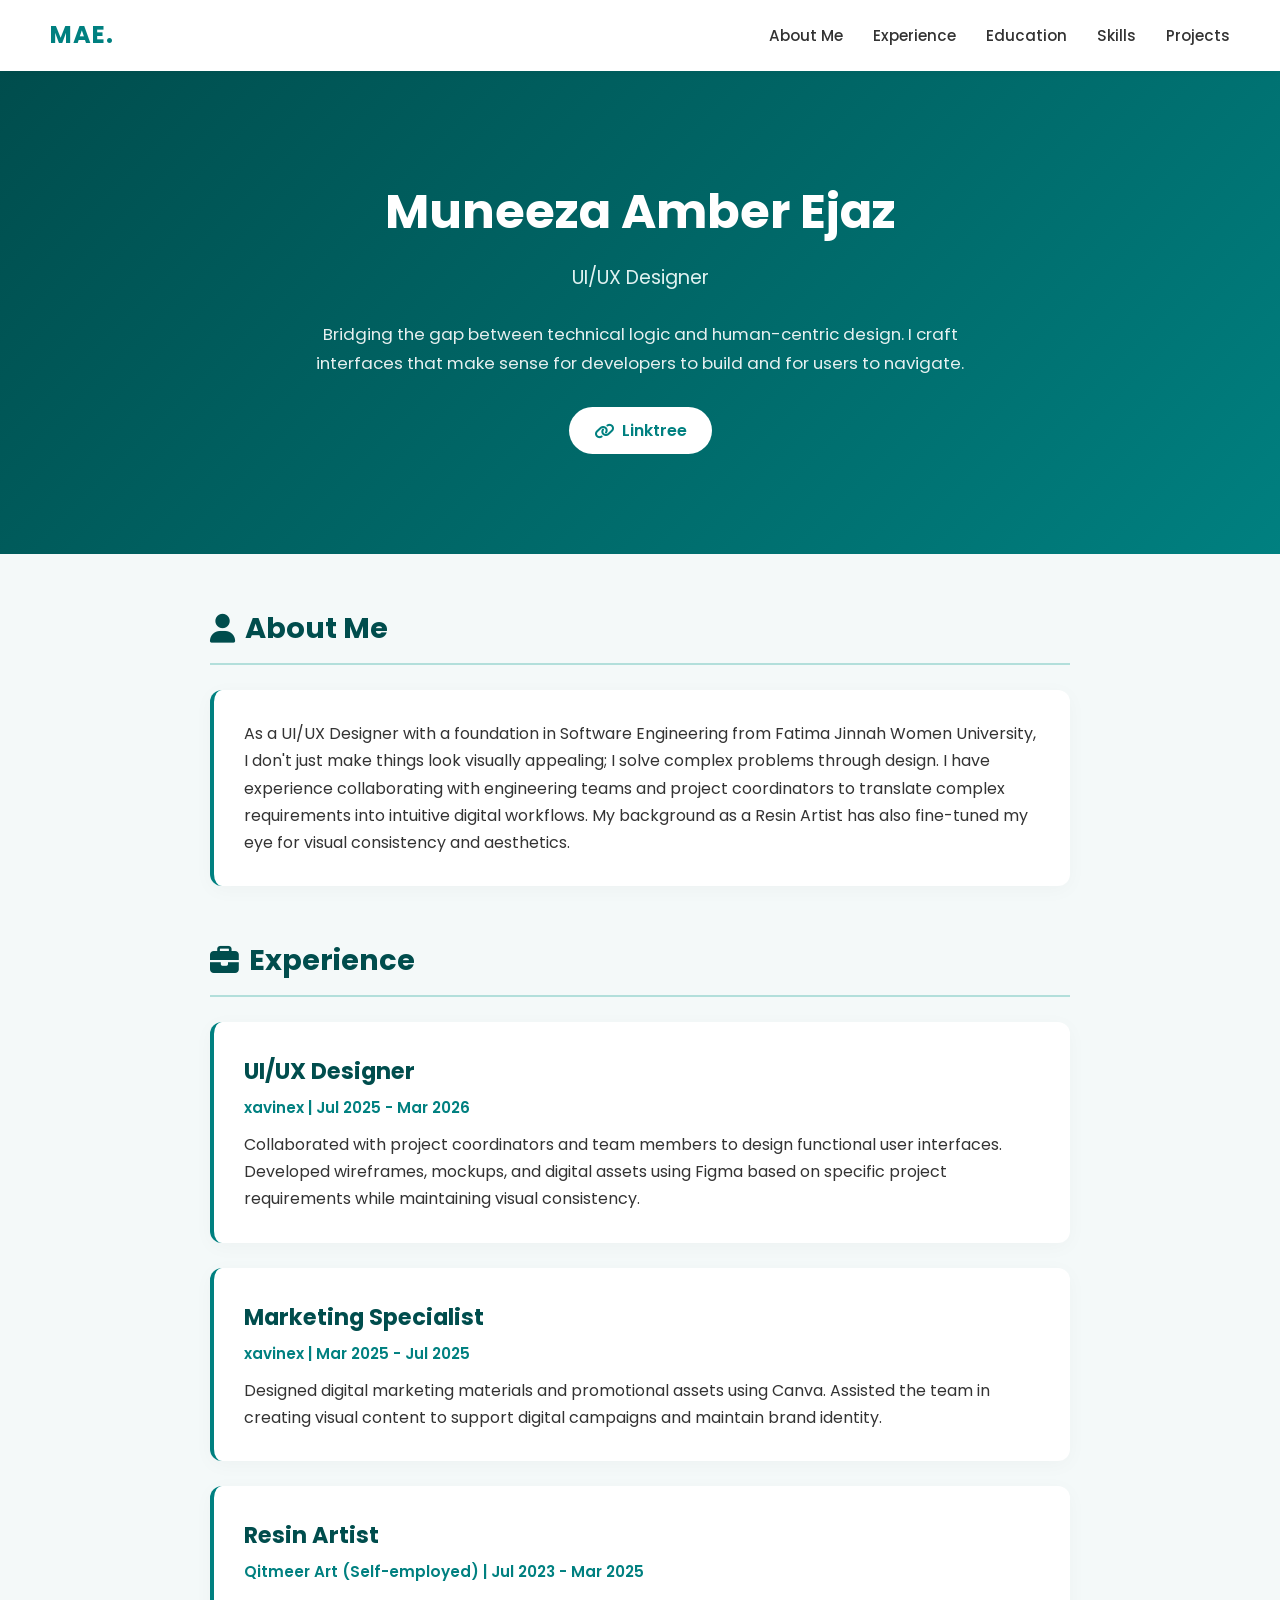
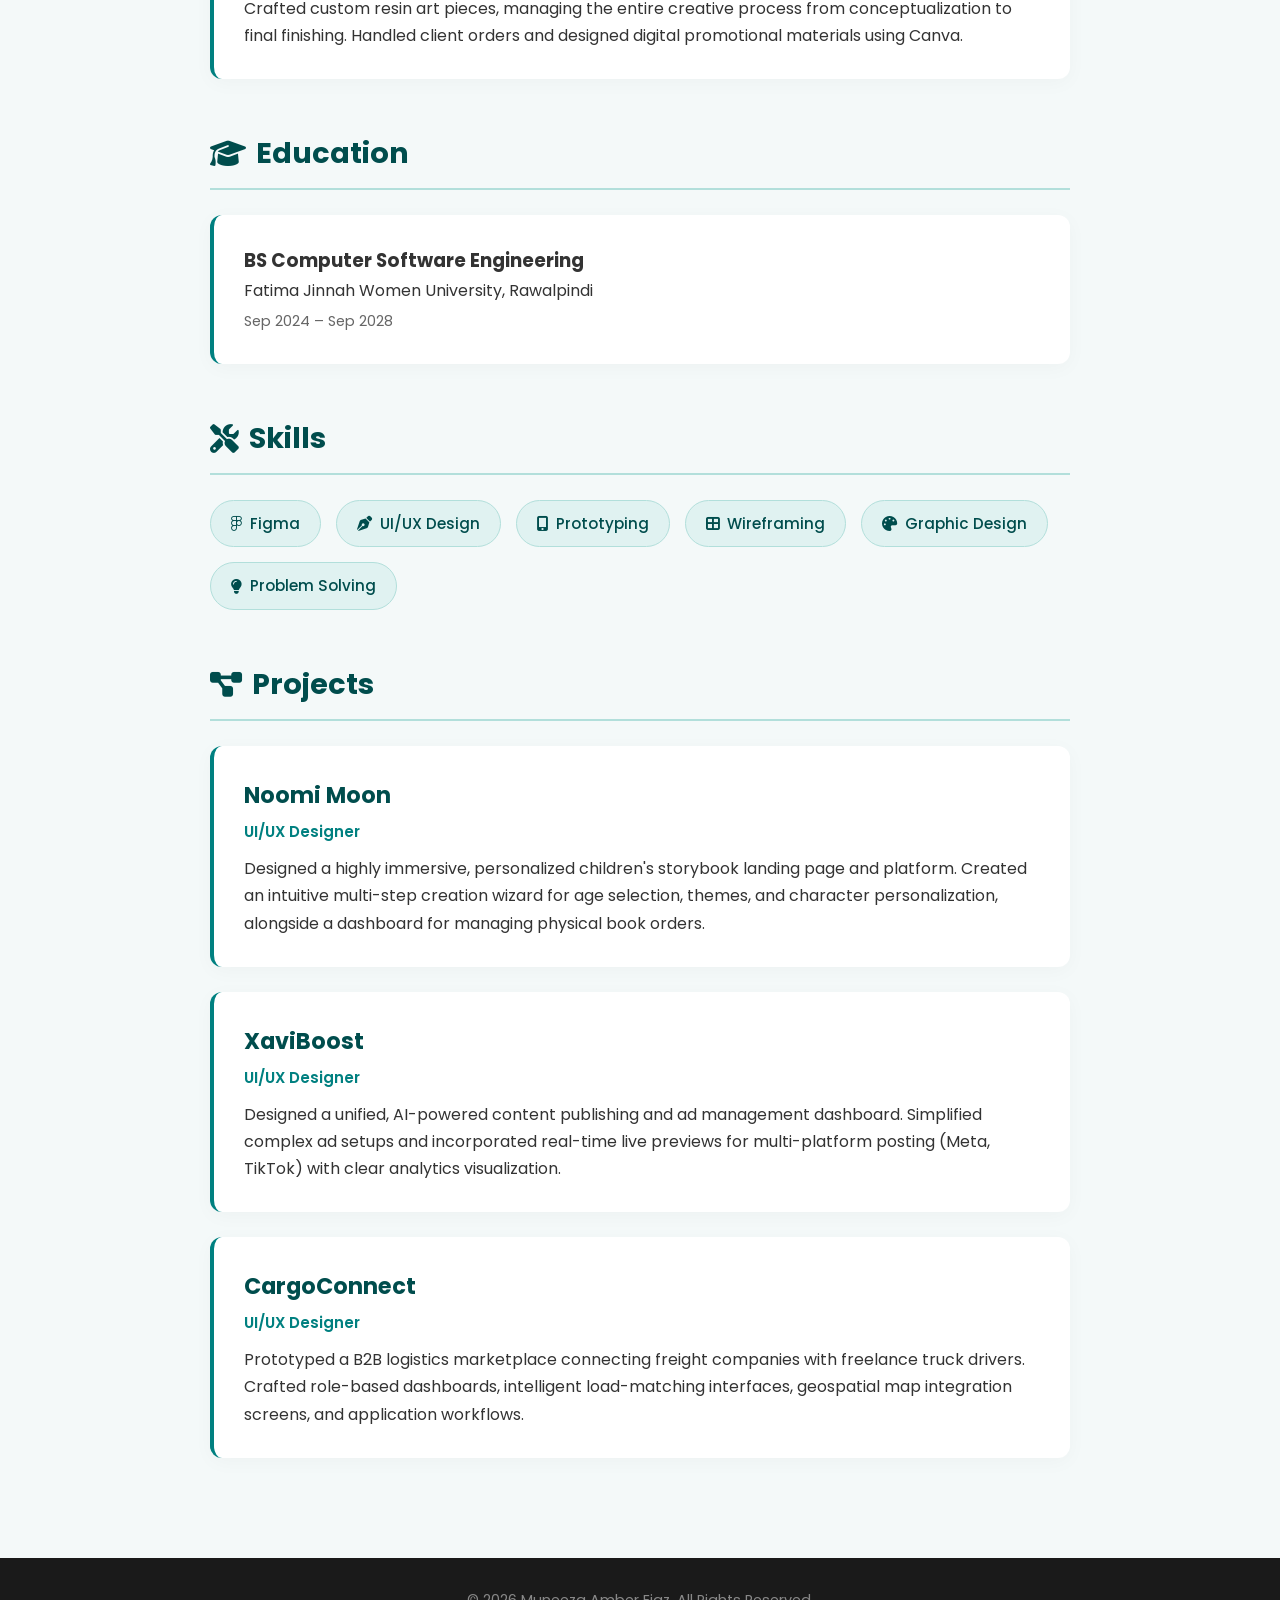
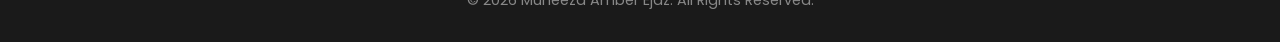
<file: index.html>
<!DOCTYPE html>
<html lang="en">
<head>
    <meta charset="UTF-8">
    <meta name="viewport" content="width=device-width, initial-scale=1.0">
    <title>Muneeza Amber Ejaz | UI/UX Designer</title>
    <link rel="stylesheet" href="styles.css">
    <link href="https://fonts.googleapis.com/css2?family=Poppins:wght@300;400;500;600;700&display=swap" rel="stylesheet">
    <link rel="stylesheet" href="https://cdnjs.cloudflare.com/ajax/libs/font-awesome/6.4.0/css/all.min.css">
</head>
<body>
    <nav class="navbar">
        <div class="logo">MAE.</div>
        <ul class="nav-links">
            <li><a href="#about">About Me</a></li>
            <li><a href="#experience">Experience</a></li>
            <li><a href="#education">Education</a></li>
            <li><a href="#skills">Skills</a></li>
            <li><a href="#projects">Projects</a></li>
        </ul>
    </nav>

    <header class="hero">
        <div class="hero-content">
            <h1>Muneeza Amber Ejaz</h1>
            <h2>UI/UX Designer</h2>
            <p>Bridging the gap between technical logic and human-centric design. I craft interfaces that make sense for developers to build and for users to navigate.</p>
            <div class="social-links">
                <a href="https://linktr.ee/MuneezaDesigner" target="_blank"><i class="fas fa-link"></i> Linktree</a>
            </div>
        </div>
    </header>

    <main class="container">
        <section id="about" class="section">
            <h2><i class="fas fa-user"></i> About Me</h2>
            <div class="card">
                <p>As a UI/UX Designer with a foundation in Software Engineering from Fatima Jinnah Women University, I don't just make things look visually appealing; I solve complex problems through design. I have experience collaborating with engineering teams and project coordinators to translate complex requirements into intuitive digital workflows. My background as a Resin Artist has also fine-tuned my eye for visual consistency and aesthetics.</p>
            </div>
        </section>

        <section id="experience" class="section">
            <h2><i class="fas fa-briefcase"></i> Experience</h2>
            
            <div class="card project">
                <h3>UI/UX Designer</h3>
                <p class="role">xavinex | Jul 2025 - Mar 2026</p>
                <p>Collaborated with project coordinators and team members to design functional user interfaces. Developed wireframes, mockups, and digital assets using Figma based on specific project requirements while maintaining visual consistency.</p>
            </div>

            <div class="card project">
                <h3>Marketing Specialist</h3>
                <p class="role">xavinex | Mar 2025 - Jul 2025</p>
                <p>Designed digital marketing materials and promotional assets using Canva. Assisted the team in creating visual content to support digital campaigns and maintain brand identity.</p>
            </div>

            <div class="card project">
                <h3>Resin Artist</h3>
                <p class="role">Qitmeer Art (Self-employed) | Jul 2023 - Mar 2025</p>
                <p>Crafted custom resin art pieces, managing the entire creative process from conceptualization to final finishing. Handled client orders and designed digital promotional materials using Canva.</p>
            </div>
        </section>

        <section id="education" class="section">
            <h2><i class="fas fa-graduation-cap"></i> Education</h2>
            <div class="card">
                <h3>BS Computer Software Engineering</h3>
                <p>Fatima Jinnah Women University, Rawalpindi</p>
                <p class="date">Sep 2024 – Sep 2028</p>
            </div>
        </section>

        <section id="skills" class="section">
            <h2><i class="fas fa-tools"></i> Skills</h2>
            <div class="skills-container">
                <span class="skill-tag"><i class="fab fa-figma"></i> Figma</span>
                <span class="skill-tag"><i class="fas fa-pen-nib"></i> UI/UX Design</span>
                <span class="skill-tag"><i class="fas fa-mobile-alt"></i> Prototyping</span>
                <span class="skill-tag"><i class="fas fa-border-all"></i> Wireframing</span>
                <span class="skill-tag"><i class="fas fa-palette"></i> Graphic Design</span>
                <span class="skill-tag"><i class="fas fa-lightbulb"></i> Problem Solving</span>
            </div>
        </section>

        <section id="projects" class="section">
            <h2><i class="fas fa-project-diagram"></i> Projects</h2>
            
            <div class="card project">
                <h3>Noomi Moon</h3>
                <p class="role">UI/UX Designer</p>
                <p>Designed a highly immersive, personalized children's storybook landing page and platform. Created an intuitive multi-step creation wizard for age selection, themes, and character personalization, alongside a dashboard for managing physical book orders.</p>
            </div>

            <div class="card project">
                <h3>XaviBoost</h3>
                <p class="role">UI/UX Designer</p>
                <p>Designed a unified, AI-powered content publishing and ad management dashboard. Simplified complex ad setups and incorporated real-time live previews for multi-platform posting (Meta, TikTok) with clear analytics visualization.</p>
            </div>

            <div class="card project">
                <h3>CargoConnect</h3>
                <p class="role">UI/UX Designer</p>
                <p>Prototyped a B2B logistics marketplace connecting freight companies with freelance truck drivers. Crafted role-based dashboards, intelligent load-matching interfaces, geospatial map integration screens, and application workflows.</p>
            </div>
        </section>
    </main>

    <footer>
        <p>&copy; 2026 Muneeza Amber Ejaz. All Rights Reserved.</p>
    </footer>
</body>
</html>
</file>
<file: styles.css>
* {
    margin: 0;
    padding: 0;
    box-sizing: border-box;
    font-family: 'Poppins', sans-serif;
    scroll-behavior: smooth;
}

body {
    background-color: #f4f9f9;
    color: #333;
    line-height: 1.7;
}

/* Navigation Bar */
.navbar {
    display: flex;
    justify-content: space-between;
    align-items: center;
    background-color: #ffffff;
    padding: 15px 50px;
    position: sticky;
    top: 0;
    z-index: 1000;
    box-shadow: 0 2px 10px rgba(0,0,0,0.05);
}

.logo {
    font-size: 1.5rem;
    font-weight: 700;
    color: #008080;
    letter-spacing: 1px;
}

.nav-links {
    list-style: none;
    display: flex;
    gap: 30px;
}

.nav-links a {
    text-decoration: none;
    color: #333;
    font-weight: 500;
    font-size: 0.95rem;
    transition: color 0.3s;
}

.nav-links a:hover {
    color: #008080;
}

/* Hero Section */
.hero {
    background: linear-gradient(135deg, #004d4d, #008080);
    color: white;
    text-align: center;
    padding: 100px 20px;
}

.hero h1 {
    font-size: 3rem;
    font-weight: 700;
    margin-bottom: 10px;
}

.hero h2 {
    font-weight: 400;
    font-size: 1.2rem;
    margin-bottom: 25px;
    color: #e0f2f1;
}

.hero p {
    max-width: 650px;
    margin: 0 auto 30px;
    font-size: 1.05rem;
    opacity: 0.9;
}

.social-links {
    display: flex;
    justify-content: center;
    gap: 15px;
}

.social-links a {
    display: inline-flex;
    align-items: center;
    gap: 8px;
    padding: 10px 25px;
    background: white;
    color: #008080;
    text-decoration: none;
    border-radius: 30px;
    font-weight: 600;
    transition: transform 0.3s, box-shadow 0.3s;
}

.social-links a:hover {
    transform: translateY(-3px);
    box-shadow: 0 5px 15px rgba(0,0,0,0.1);
}

/* Main Content */
.container {
    max-width: 900px;
    margin: 0 auto;
    padding: 50px 20px;
}

.section {
    margin-bottom: 50px;
    scroll-margin-top: 80px;
}

.section h2 {
    color: #004d4d;
    border-bottom: 2px solid #b2dfdb;
    padding-bottom: 10px;
    margin-bottom: 25px;
    font-size: 1.8rem;
    display: flex;
    align-items: center;
    gap: 10px;
}

.card {
    background: white;
    padding: 30px;
    border-radius: 12px;
    box-shadow: 0 4px 20px rgba(0,0,0,0.03);
    border-left: 4px solid #008080;
}

.date {
    color: #666;
    font-size: 0.9rem;
    margin-top: 5px;
}

.project {
    margin-bottom: 25px;
}

.project h3 {
    color: #004d4d;
    font-size: 1.4rem;
    margin-bottom: 5px;
}

.project .role {
    font-weight: 600;
    color: #008080;
    margin-bottom: 10px;
    font-size: 0.95rem;
}

/* Skills */
.skills-container {
    display: flex;
    flex-wrap: wrap;
    gap: 15px;
}

.skill-tag {
    background: #e0f2f1;
    border: 1px solid #b2dfdb;
    padding: 10px 20px;
    border-radius: 25px;
    font-size: 0.95rem;
    font-weight: 500;
    color: #004d4d;
    display: flex;
    align-items: center;
    gap: 8px;
}

/* Footer */
footer {
    text-align: center;
    padding: 30px;
    background: #1a1a1a;
    color: #888;
    font-size: 0.9rem;
}
</file>
